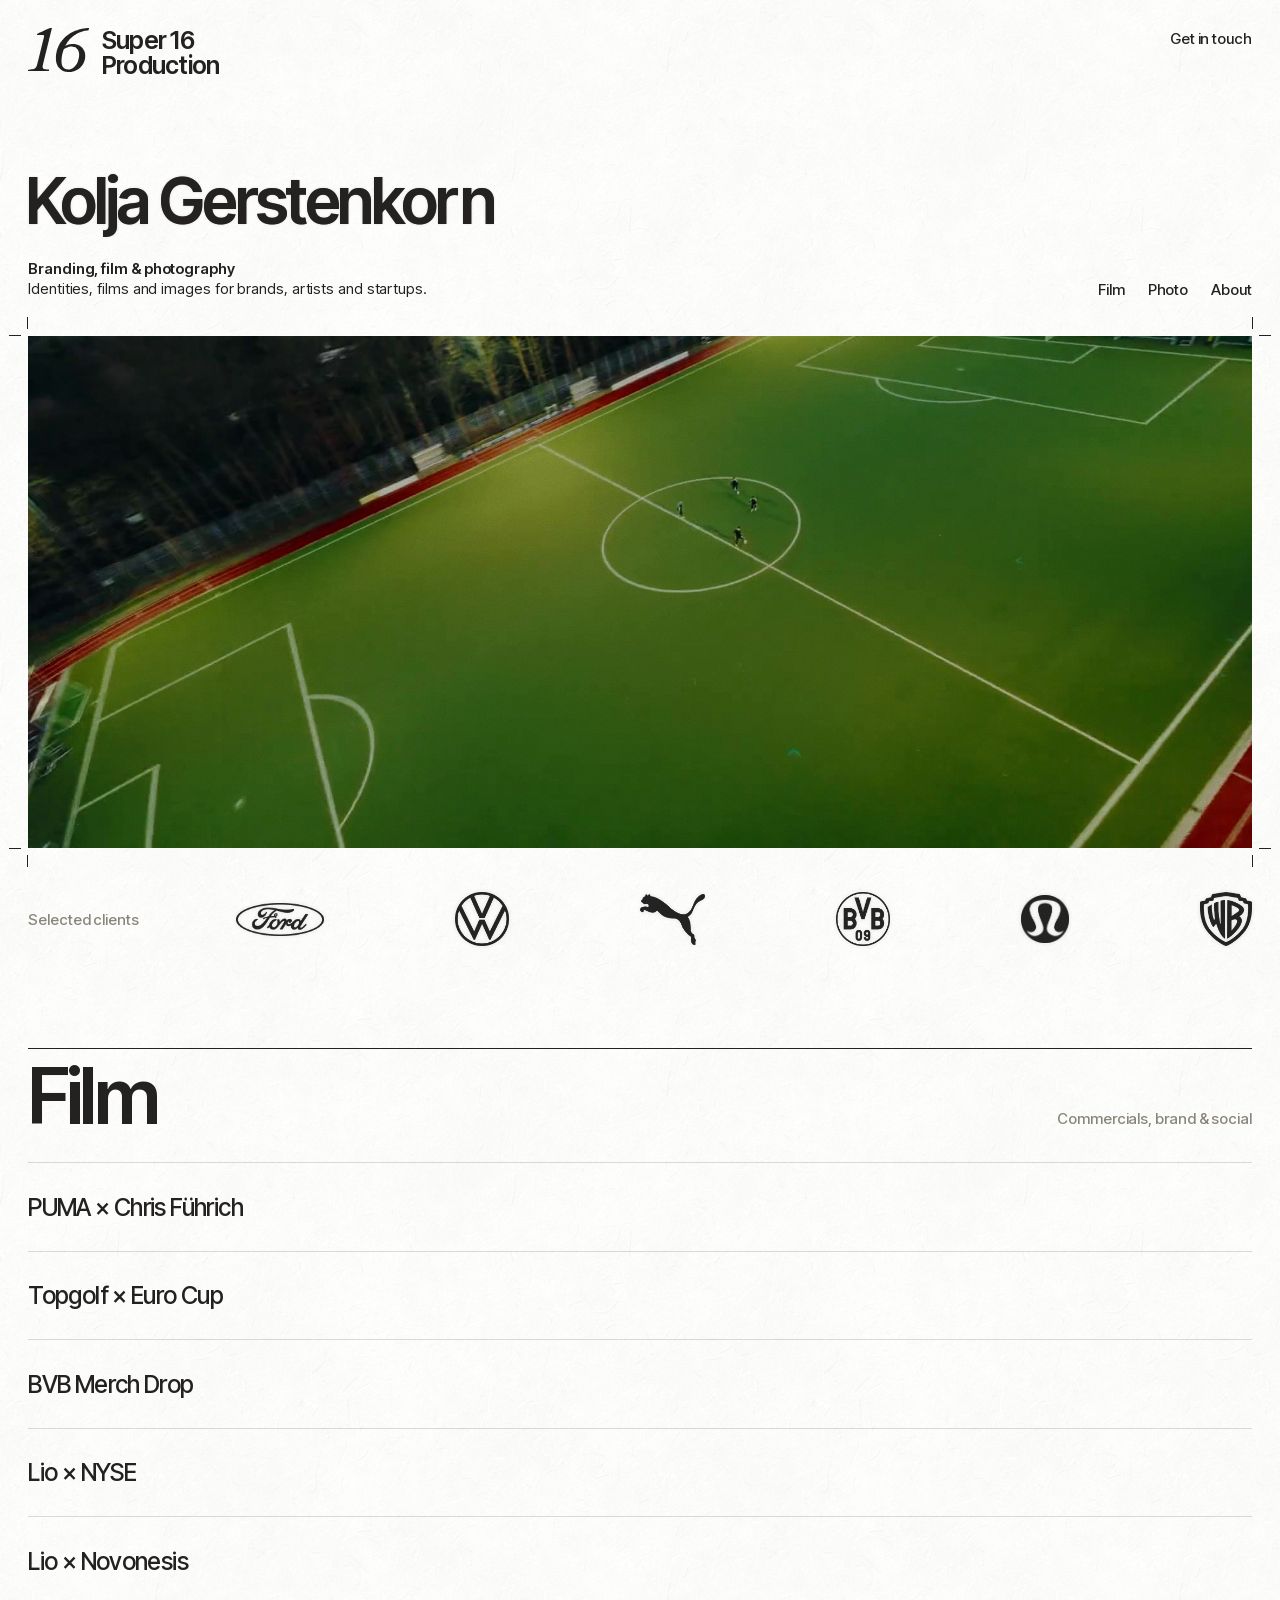
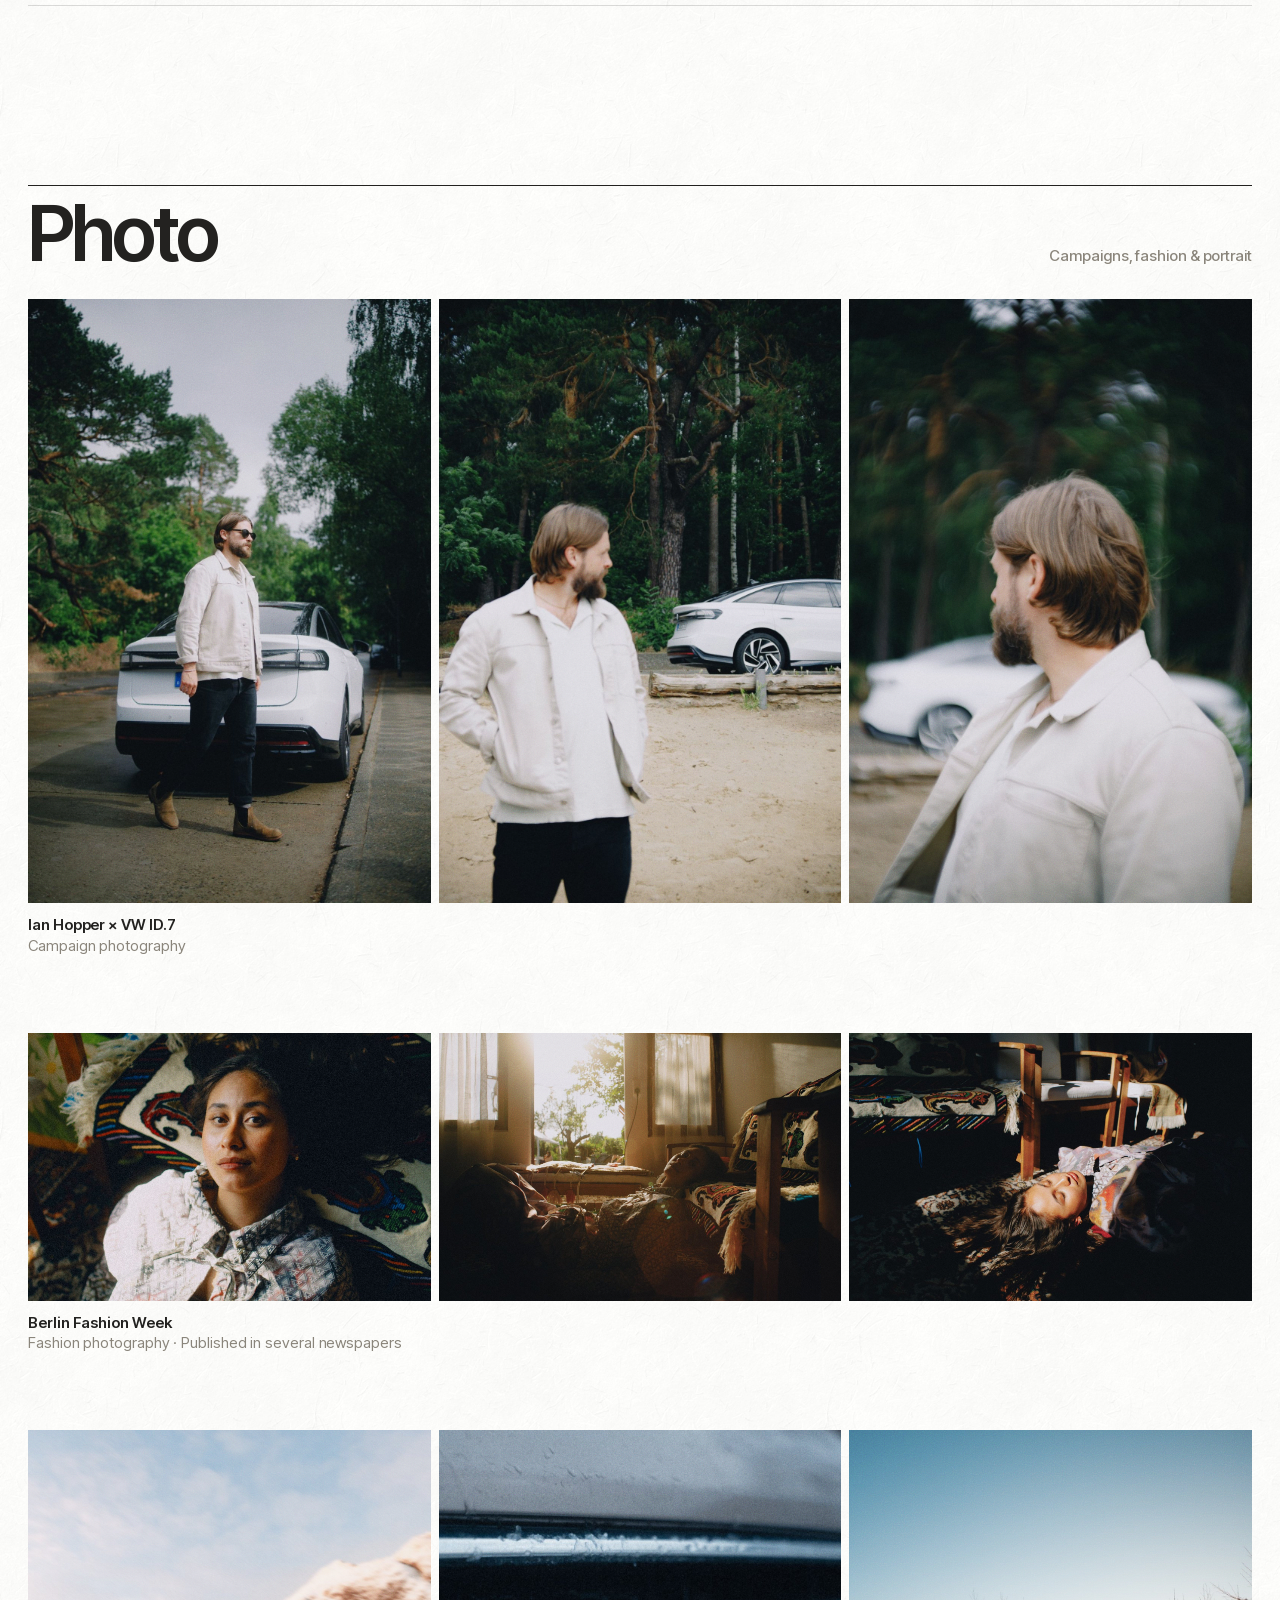
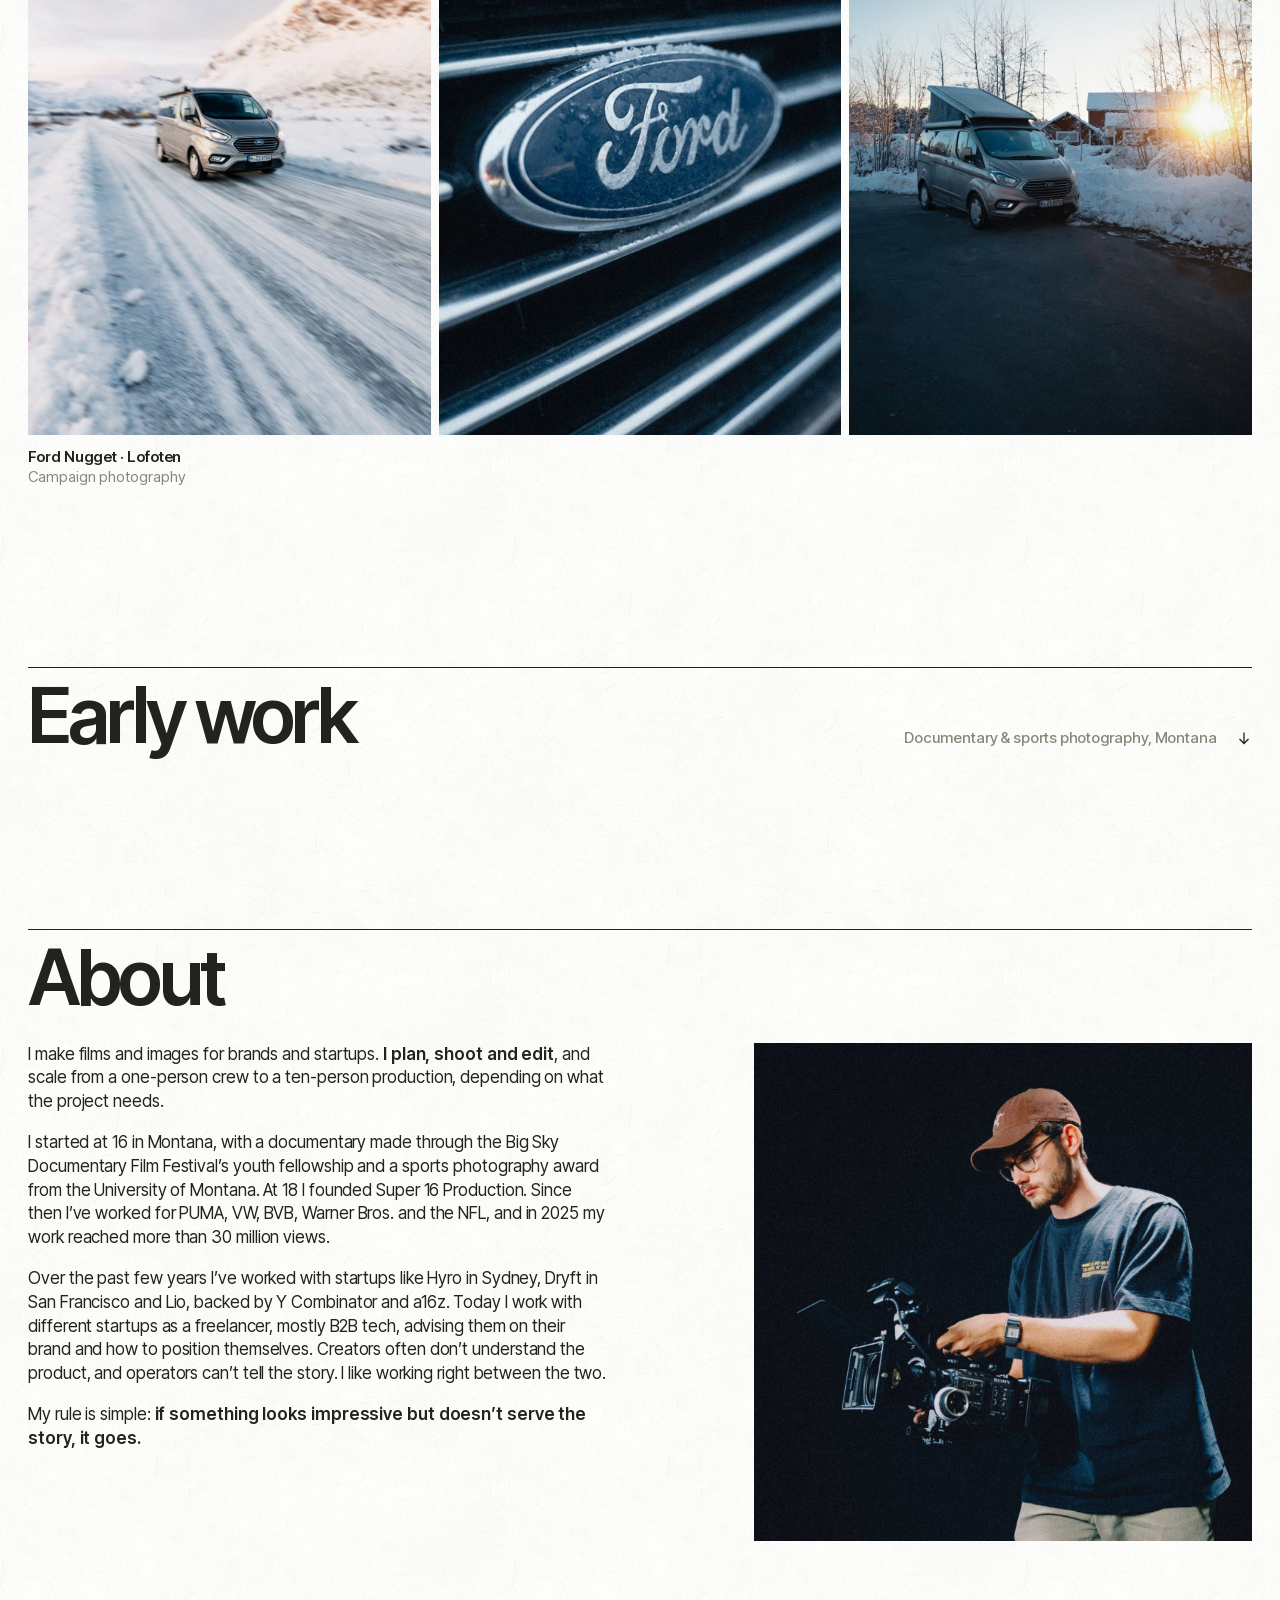
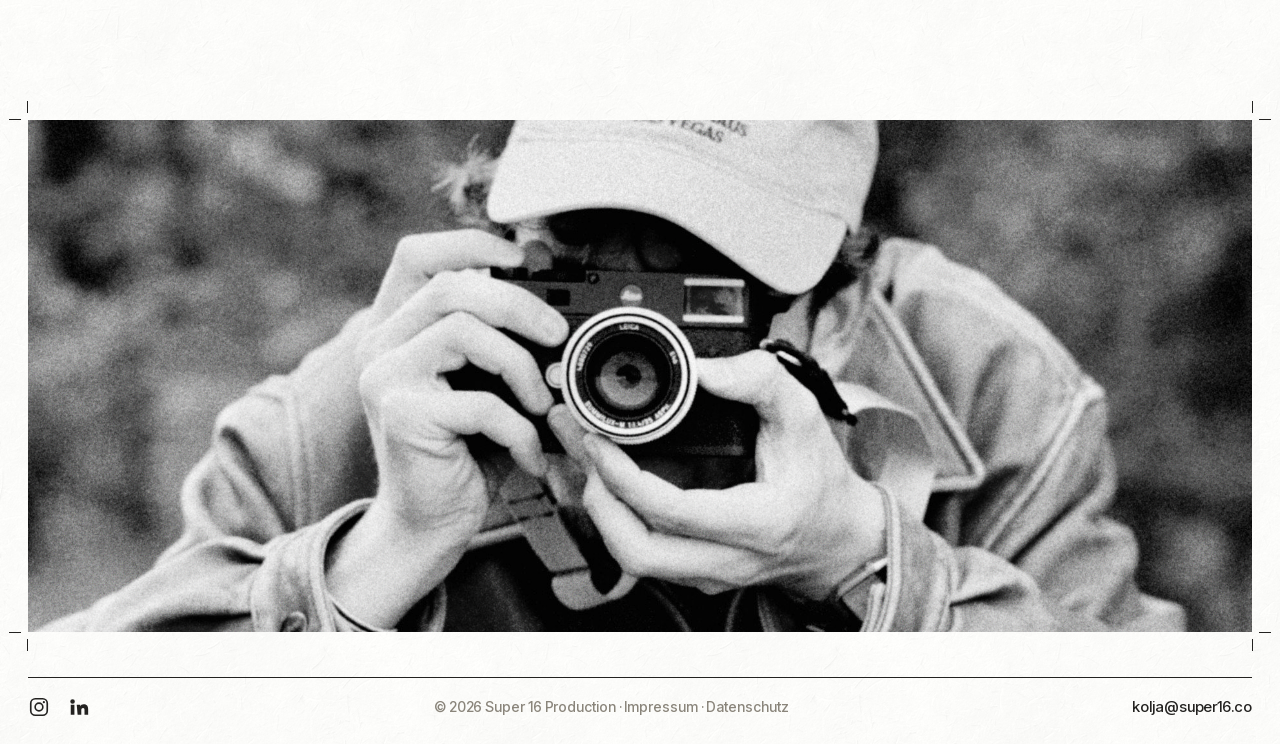
<file: index.html>
<!doctype html>
<html lang="en">
<head>
  <meta charset="utf-8">
  <meta name="viewport" content="width=device-width, initial-scale=1">
  <title>Kolja Gerstenkorn · Super 16 Production</title>
  <meta name="description" content="Kolja Gerstenkorn works across branding, film and photography, creating identities, films and images for brands, artists and startups.">
  <meta property="og:title" content="Kolja Gerstenkorn · Super 16 Production">
  <meta property="og:description" content="Branding, film and photography for brands, artists and startups.">
  <meta property="og:type" content="website">
  <!-- Link previews (WhatsApp, iMessage, LinkedIn, Slack): need absolute URLs on the live domain -->
  <meta property="og:site_name" content="Super 16 Production">
  <meta property="og:url" content="https://super16.co/">
  <meta property="og:image" content="https://super16.co/assets/img/og-image.jpg">
  <meta property="og:image:width" content="1200">
  <meta property="og:image:height" content="630">
  <meta property="og:image:alt" content="Kolja Gerstenkorn operating a cinema camera">
  <meta name="twitter:card" content="summary_large_image">
  <!-- Icons: the italic 16 (browser tab, Safari, iPhone home screen) -->
  <link rel="icon" href="favicon.ico" sizes="any">
  <link rel="icon" type="image/svg+xml" href="assets/img/brand/favicon.svg">
  <link rel="icon" type="image/png" sizes="32x32" href="assets/img/brand/favicon-32.png">
  <link rel="apple-touch-icon" href="assets/img/brand/apple-touch-icon.png">
  <link rel="preload" href="assets/fonts/inter-tight-latin.woff2" as="font" type="font/woff2" crossorigin>
  <link rel="stylesheet" href="assets/css/style.css?v=38">
</head>
<body>


  <!-- ============ HEADER ============ -->
  <header class="site-header" id="top">
    <a class="logo" href="#top" aria-label="Super 16 Production, home">
      <img src="assets/img/brand/logo-16.svg" alt="" width="756" height="541">
      <span class="logo-type"><span>Super 16</span><span>Production</span></span>
    </a>
    <a class="header-cta" href="mailto:kolja@super16.co">Get in touch</a>
  </header>

  <main>

    <!-- ============ HERO ============ -->
    <section class="hero">
      <h1 class="name"><span class="fit">Kolja Gerstenko<span class="k">r</span>n</span></h1>

      <div class="hero-bar">
        <p class="role"><strong>Branding, film &amp; photography</strong><br>Identities, films and images for brands, artists and startups.</p>
        <nav class="nav" aria-label="Main">
          <a href="#film">Film</a>
          <a href="#photo">Photo</a>
          <a href="#about">About</a>
        </nav>
      </div>

      <!-- Hero: a silent highlight reel (2.39:1) cutting between four films.
           data-segments maps the reel's timeline to the film that is on screen;
           clicking the hero opens that film. Novonesis is left out on purpose. -->
      <div class="hero-frame">
        <span class="crop tl" aria-hidden="true"></span><span class="crop tr" aria-hidden="true"></span>
        <span class="crop bl" aria-hidden="true"></span><span class="crop br" aria-hidden="true"></span>
        <button class="media frame hero-media"
                data-video="file:assets/video/films/puma-chris-fuehrich.mp4" data-title="PUMA × Chris Führich"
                data-segments='[
                  {"until": 5,  "video": "file:assets/video/films/puma-chris-fuehrich.mp4", "title": "PUMA × Chris Führich"},
                  {"until": 10, "video": "file:assets/video/films/topgolf-uefa.mp4",        "title": "Topgolf × Euro Cup"},
                  {"until": 14.76, "video": "file:assets/video/films/bvb-merch-drop.mp4",      "title": "BVB Merch Drop"},
                  {"until": 99, "video": "file:assets/video/films/lio-nyse.mp4",            "title": "Lio × NYSE"}
                ]'
                aria-label="Play: PUMA × Chris Führich">
          <video class="hero-loop" src="assets/video/hero/reel-loop.mp4" poster="assets/video/hero/reel-loop.jpg" autoplay muted loop playsinline aria-hidden="true"></video>
          <span class="play">PUMA × Chris Führich</span>
        </button>
      </div>

      <!-- ============ CLIENT LOGOS ============
           Put logo files in assets/img/logos/ (SVG is best, transparent PNG also works)
           and replace each placeholder with:
           <li><img src="assets/img/logos/brand.svg" alt="Brand name"></li>
           Logos with a transparent background are turned into one dark tone automatically.
           A logo that only exists on a white box (e.g. a JPG): add class="boxed" to the <img>.
           --s = optical size (1 = full height). Wide or very heavy logos look bigger, so they get less.
      -->
      <div class="clients">
        <p class="clients-label">Selected clients</p>
        <ul class="logos">
          <li><img src="assets/img/logos/ford.png" alt="Ford" style="--s: 0.62" loading="lazy"></li>
          <li><img src="assets/img/logos/volkswagen.png" alt="Volkswagen" style="--s: 1" loading="lazy"></li>
          <li><img src="assets/img/logos/puma.png" alt="Puma" style="--s: 0.95" loading="lazy"></li>
          <li><img src="assets/img/logos/bvb.png" alt="Borussia Dortmund" style="--s: 1" loading="lazy"></li>
          <li><img src="assets/img/logos/lululemon.png" alt="lululemon" style="--s: 0.9" loading="lazy"></li>
          <li><img src="assets/img/logos/warner-bros.png" alt="Warner Bros." style="--s: 1" loading="lazy"></li>
        </ul>
      </div>
    </section>

    <!-- ============ FILM ============
         One row per film. To add a film, copy an <li> block.
         data-video   = "vimeo:VIDEO_ID" or "youtube:VIDEO_ID"
         data-preview = optional silent loop shown in the thumbnail on hover
                        (e.g. "assets/video/previews/name.mp4", 3–4 s, ~640px wide)
         Thumbnail: replace the placeholder <span> with <img src="assets/img/stills/name.jpg" alt="">
         Your role can go in the lightbox caption via data-title, e.g. "Title · Director, DP".
    -->
    <section id="film" class="section">
      <header class="section-head grid">
        <h2>Film</h2>
        <p class="count">Commercials, brand &amp; social</p>
      </header>

      <ul class="works">
        <li>
          <button class="work" data-video="file:assets/video/films/puma-chris-fuehrich.mp4" data-preview="assets/video/previews/puma.mp4" data-title="PUMA × Chris Führich" aria-label="Play: PUMA × Chris Führich">
            <span class="work-title">PUMA × Chris Führich</span>
            <span class="work-thumb media"><img src="assets/img/stills/puma.jpg" alt="" loading="lazy"></span>
            <span class="work-year"></span>
          </button>
        </li>
        <li>
          <button class="work" data-video="file:assets/video/films/topgolf-uefa.mp4" data-preview="assets/video/previews/topgolf.mp4" data-title="Topgolf × Euro Cup" aria-label="Play: Topgolf × Euro Cup">
            <span class="work-title">Topgolf × Euro Cup</span>
            <span class="work-thumb media"><img src="assets/img/stills/topgolf.jpg" alt="" loading="lazy"></span>
            <span class="work-year"></span>
          </button>
        </li>
        <li>
          <button class="work" data-video="file:assets/video/films/bvb-merch-drop.mp4" data-preview="assets/video/previews/bvb.mp4" data-title="BVB Merch Drop" aria-label="Play: BVB Merch Drop">
            <span class="work-title">BVB Merch Drop</span>
            <span class="work-thumb media"><img src="assets/img/stills/bvb.jpg" alt="" loading="lazy"></span>
            <span class="work-year"></span>
          </button>
        </li>
        <li>
          <button class="work" data-video="file:assets/video/films/lio-nyse.mp4" data-preview="assets/video/previews/lio-nyse.mp4" data-title="Lio × NYSE" aria-label="Play: Lio × NYSE">
            <span class="work-title">Lio × NYSE</span>
            <span class="work-thumb media"><img src="assets/img/stills/lio-nyse.jpg" alt="" loading="lazy"></span>
            <span class="work-year"></span>
          </button>
        </li>
        <li>
          <button class="work" data-video="file:assets/video/films/lio-novonesis.mp4" data-preview="assets/video/previews/lio-novonesis.mp4" data-title="Lio × Novonesis" aria-label="Play: Lio × Novonesis">
            <span class="work-title">Lio × Novonesis</span>
            <span class="work-thumb media"><img src="assets/img/stills/lio-novonesis.jpg" alt="" loading="lazy"></span>
            <span class="work-year"></span>
          </button>
        </li>
      </ul>
    </section>

    <!-- ============ PHOTO ============
         To add a photo: copy the "Real example" block below.
         Photos keep their own proportions. ("photo--tall" is only for the grey placeholders.)
    -->
    <section id="photo" class="section">
      <header class="section-head grid">
        <h2>Photo</h2>
        <p class="count">Campaigns, fashion &amp; portrait</p>
      </header>

      <!-- One block per series: a row of photos + a caption underneath.
           To add a photo: copy one <a class="media photo"> line (href and src = the same file).
           To add a series: copy the whole <div class="photo-series"> block. -->
      <div class="photo-series">
        <div class="photos">
          <a class="media photo" href="assets/img/photos/vw-id7-ian-hopper-01.jpg" data-caption="Ian Hopper × VW ID.7"><img src="assets/img/photos/vw-id7-ian-hopper-01.jpg" width="1066" height="1600" alt="Ian Hopper walking past a white VW ID.7 on a wet forest road" loading="lazy"></a>
          <a class="media photo" href="assets/img/photos/vw-id7-ian-hopper-03.jpg" data-caption="Ian Hopper × VW ID.7"><img src="assets/img/photos/vw-id7-ian-hopper-03.jpg" width="1066" height="1600" alt="Ian Hopper looking toward the parked ID.7 among pine trees" loading="lazy"></a>
          <a class="media photo" href="assets/img/photos/vw-id7-ian-hopper-02.jpg" data-caption="Ian Hopper × VW ID.7"><img src="assets/img/photos/vw-id7-ian-hopper-02.jpg" width="1066" height="1600" alt="Ian Hopper seen from behind, the ID.7 blurred in the background" loading="lazy"></a>
        </div>
        <p class="series-caption"><strong>Ian Hopper × VW ID.7</strong><span>Campaign photography</span></p>
      </div>

      <div class="photo-series">
        <div class="photos">
          <a class="media photo" href="assets/img/photos/berlin-fashion-week-02.jpg" data-caption="Berlin Fashion Week"><img src="assets/img/photos/berlin-fashion-week-02.jpg" width="1600" height="1066" alt="Portrait from above of a woman lying on a patterned rug" loading="lazy"></a>
          <a class="media photo" href="assets/img/photos/berlin-fashion-week-01.jpg" data-caption="Berlin Fashion Week"><img src="assets/img/photos/berlin-fashion-week-01.jpg" width="1600" height="1066" alt="A woman resting in a sunlit room with embroidered textiles" loading="lazy"></a>
          <a class="media photo" href="assets/img/photos/berlin-fashion-week-03.jpg" data-caption="Berlin Fashion Week"><img src="assets/img/photos/berlin-fashion-week-03.jpg" width="1600" height="1066" alt="A woman lying on the floor with her eyes closed in a beam of light" loading="lazy"></a>
        </div>
        <p class="series-caption"><strong>Berlin Fashion Week</strong><span>Fashion photography · Published in several newspapers</span></p>
      </div>

      <div class="photo-series">
        <div class="photos">
          <a class="media photo" href="assets/img/photos/ford-nugget-lofoten-02.jpg" data-caption="Ford Nugget · Lofoten"><img src="assets/img/photos/ford-nugget-lofoten-02.jpg" width="1066" height="1600" alt="The Ford Nugget driving on an icy mountain road, motion blur" loading="lazy"></a>
          <a class="media photo" href="assets/img/photos/ford-nugget-lofoten-03.jpg" data-caption="Ford Nugget · Lofoten"><img src="assets/img/photos/ford-nugget-lofoten-03.jpg" width="1066" height="1600" alt="Close-up of a frosted Ford badge on the grille" loading="lazy"></a>
          <a class="media photo" href="assets/img/photos/ford-nugget-lofoten-01.jpg" data-caption="Ford Nugget · Lofoten"><img src="assets/img/photos/ford-nugget-lofoten-01.jpg" width="1066" height="1600" alt="A Ford Nugget camper on a snowy road at sunrise, red cabins behind" loading="lazy"></a>
        </div>
        <p class="series-caption"><strong>Ford Nugget · Lofoten</strong><span>Campaign photography</span></p>
      </div>
    </section>

    <!-- ============ EARLY WORK ============
         Award-winning work from the start of the career. Kept quiet on purpose (not in the nav).
         The poster plays the documentary from YouTube (youtube-nocookie embed, loaded only on click).
    -->
    <section id="early" class="section">
      <details class="early-details">
        <summary class="section-head grid">
          <h2>Early work</h2>
          <span class="count">Documentary &amp; sports photography, Montana <svg class="toggle" viewBox="0 0 16 16" aria-hidden="true"><path d="M8 2.5v11M3.5 9 8 13.5 12.5 9"/></svg></span>
        </summary>

      <div class="early">
        <figure class="early-doc">
          <button class="media photo frame early-poster" data-video="youtube:adHOw_8ANuM" data-title="Two Man Band · Documentary, 2021" aria-label="Play: Two Man Band">
            <img src="assets/img/early/two-man-band-poster.jpg" alt="Poster for the documentary Two Man Band: two musicians with guitars on a snowy road" loading="lazy">
            <span class="play">Watch film</span>
          </button>
          <figcaption><strong>Two Man Band</strong><span>Documentary · Big Sky Documentary Film Festival Youth Fellowship, 2021. Screened at festivals in New York and Maui. Plays via YouTube.</span></figcaption>
        </figure>

        <figure class="early-photos">
          <div class="early-strip">
            <a class="media photo" href="assets/img/early/basketball-01.jpg"><img src="assets/img/early/basketball-01.jpg" alt="A player hangs on the rim after a dunk while the crowd cheers" loading="lazy"></a>
            <a class="media photo" href="assets/img/early/basketball-02.jpg"><img src="assets/img/early/basketball-02.jpg" alt="A player rises for a layup under the basket, shot from below" loading="lazy"></a>
            <a class="media photo" href="assets/img/early/basketball-03.jpg"><img src="assets/img/early/basketball-03.jpg" alt="A player goes up for a dunk against a defender" loading="lazy"></a>
          </div>
          <figcaption><strong>Basketball, Montana</strong><span>Sports photography · Named best sports photographer in the state by the University of Montana.</span></figcaption>
        </figure>
      </div>
      </details>
    </section>

    <!-- ============ ABOUT ============ -->
    <section id="about" class="section">
      <header class="section-head grid">
        <h2>About</h2>
      </header>

      <div class="about grid">
        <div class="about-text">
          <p>I make films and images for brands and startups. <strong>I plan, shoot and edit</strong>, and scale from a one-person crew to a ten-person production, depending on what the project needs.</p>
          <p>I started at 16 in Montana, with a documentary made through the Big Sky Documentary Film Festival’s youth fellowship and a sports photography award from the University of Montana. At 18 I founded Super 16 Production. Since then I’ve worked for PUMA, VW, BVB, Warner Bros. and the NFL, and in 2025 my work reached more than 30 million views.</p>
          <p>Over the past few years I’ve worked with startups like Hyro in Sydney, Dryft in San Francisco and Lio, backed by Y Combinator and a16z. Today I work with different startups as a freelancer, mostly B2B tech, advising them on their brand and how to position themselves. Creators often don’t understand the product, and operators can’t tell the story. I like working right between the two.</p>
          <p>My rule is simple: <strong>if something looks impressive but doesn’t serve the story, it goes.</strong></p>
        </div>

        <figure class="about-portrait media">
          <img src="assets/img/about/portrait.jpg" alt="Kolja Gerstenkorn operating a Sony cinema camera" loading="lazy">
        </figure>

      </div>
    </section>

    <!-- ============ OUTRO ============
         Closing frame: mirrors the 2.39:1 hero at the top. A plain still, no link or hover. -->
    <section class="outro">
      <div class="hero-frame">
        <span class="crop tl" aria-hidden="true"></span><span class="crop tr" aria-hidden="true"></span>
        <span class="crop bl" aria-hidden="true"></span><span class="crop br" aria-hidden="true"></span>
        <figure class="media outro-frame">
          <img src="assets/img/about/leica-bw.jpg" alt="Kolja photographing with a Leica rangefinder, camera pointed at the viewer" loading="lazy">
        </figure>
      </div>
    </section>

  </main>

  <footer class="site-footer">
    <ul class="social">
      <li><a href="https://www.instagram.com/kolja_gerstenkorn/" target="_blank" rel="noopener" aria-label="Instagram"><svg viewBox="0 0 24 24" aria-hidden="true"><rect x="3" y="3" width="18" height="18" rx="5" fill="none" stroke="currentColor" stroke-width="1.8"/><circle cx="12" cy="12" r="4.2" fill="none" stroke="currentColor" stroke-width="1.8"/><circle cx="17.3" cy="6.7" r="1.2" fill="currentColor"/></svg></a></li>
      <li><a href="https://www.linkedin.com/in/kolja-gerstenkorn" target="_blank" rel="noopener" aria-label="LinkedIn"><svg viewBox="0 0 24 24" aria-hidden="true"><path fill="currentColor" d="M4.98 3.5a2.5 2.5 0 1 1 0 5 2.5 2.5 0 0 1 0-5zM3 9.5h4v11H3zM9.5 9.5h3.8v1.6h.1c.5-1 1.8-2 3.8-2 4 0 4.8 2.6 4.8 6v5.4h-4v-4.8c0-1.2 0-2.6-1.6-2.6s-1.9 1.3-1.9 2.5v4.9h-4z"/></svg></a></li>
    </ul>
    <span class="footer-copy">© <span id="year">2026</span> Super 16 Production · <a href="impressum.html">Impressum</a> · <a href="datenschutz.html">Datenschutz</a></span>
    <a class="footer-mail" href="mailto:kolja@super16.co">kolja@super16.co</a>
  </footer>

  <!-- Lightbox (video + photo) -->
  <dialog class="lightbox" aria-label="Media viewer">
    <button class="lightbox-close" aria-label="Close">Close</button>
    <div class="lightbox-body"></div>
    <p class="lightbox-caption"></p>
  </dialog>

  <script src="assets/js/main.js?v=32" defer></script>
</body>
</html>
</file>
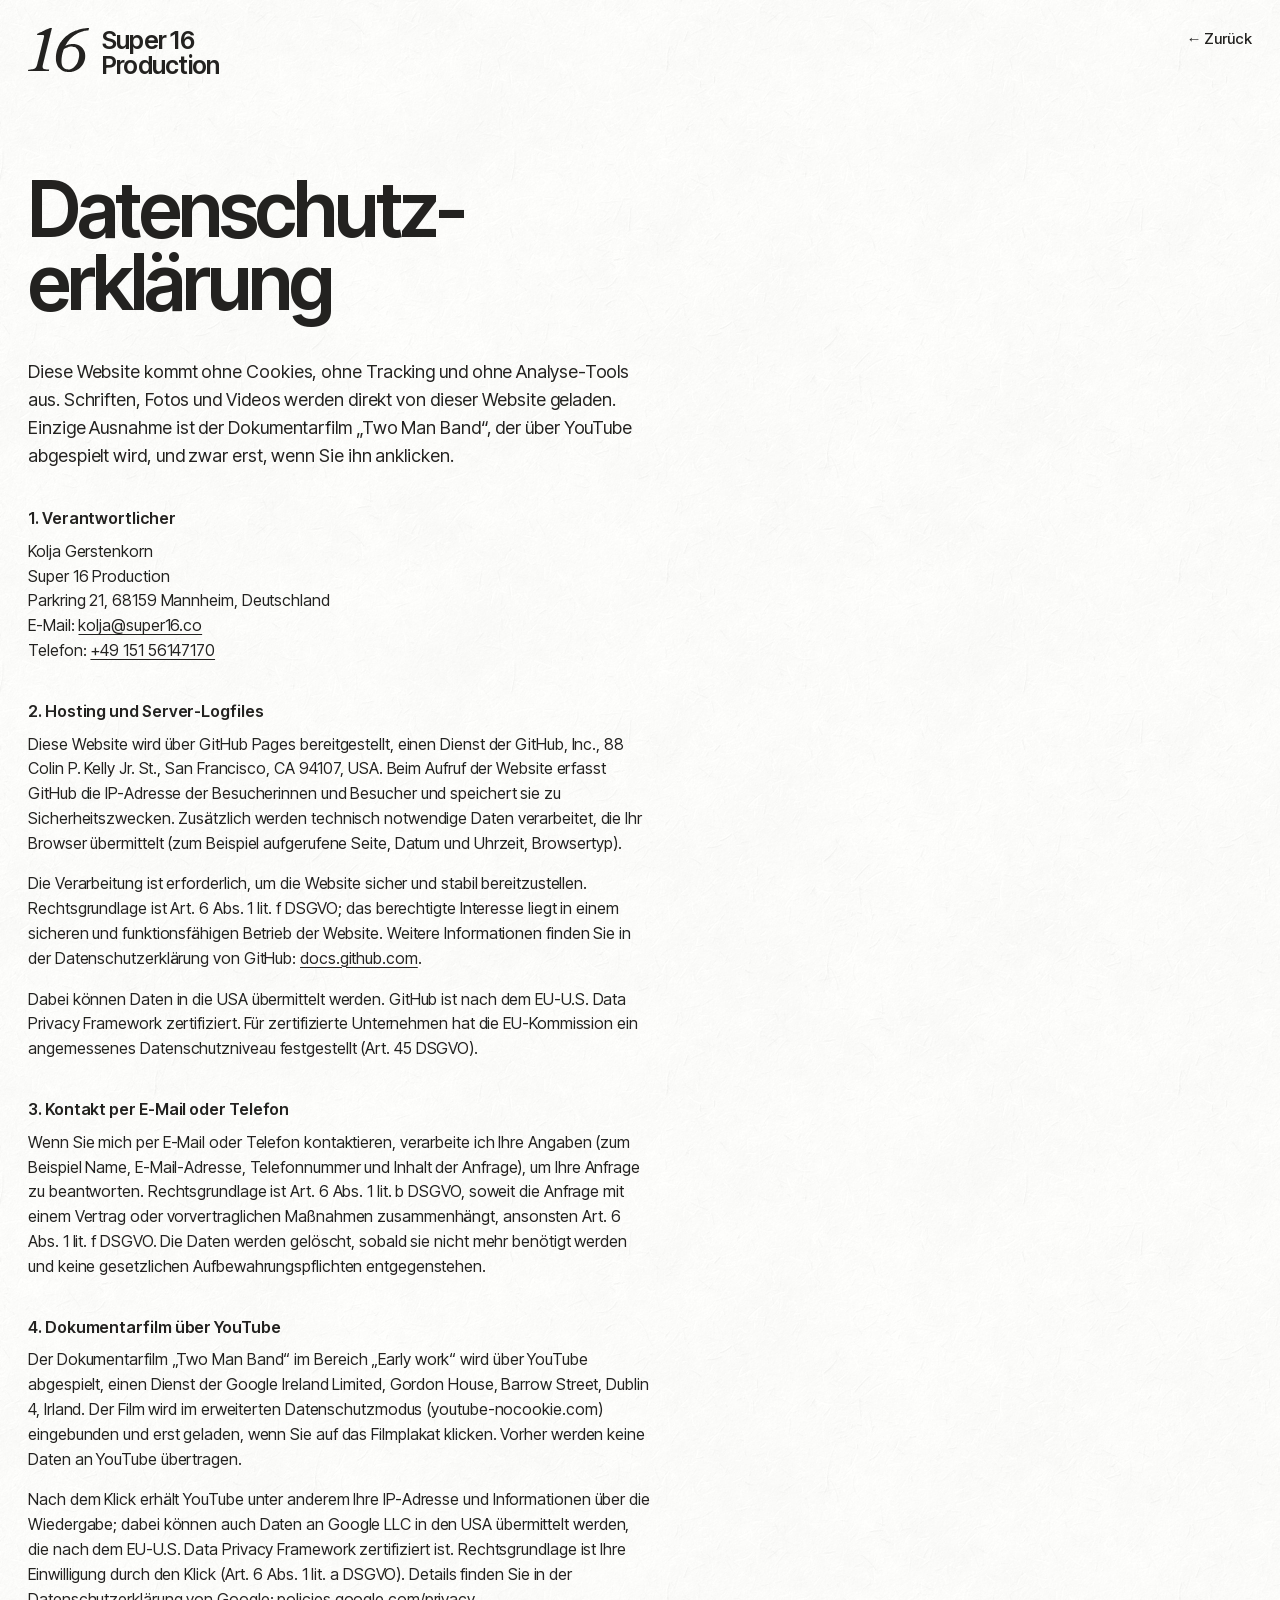
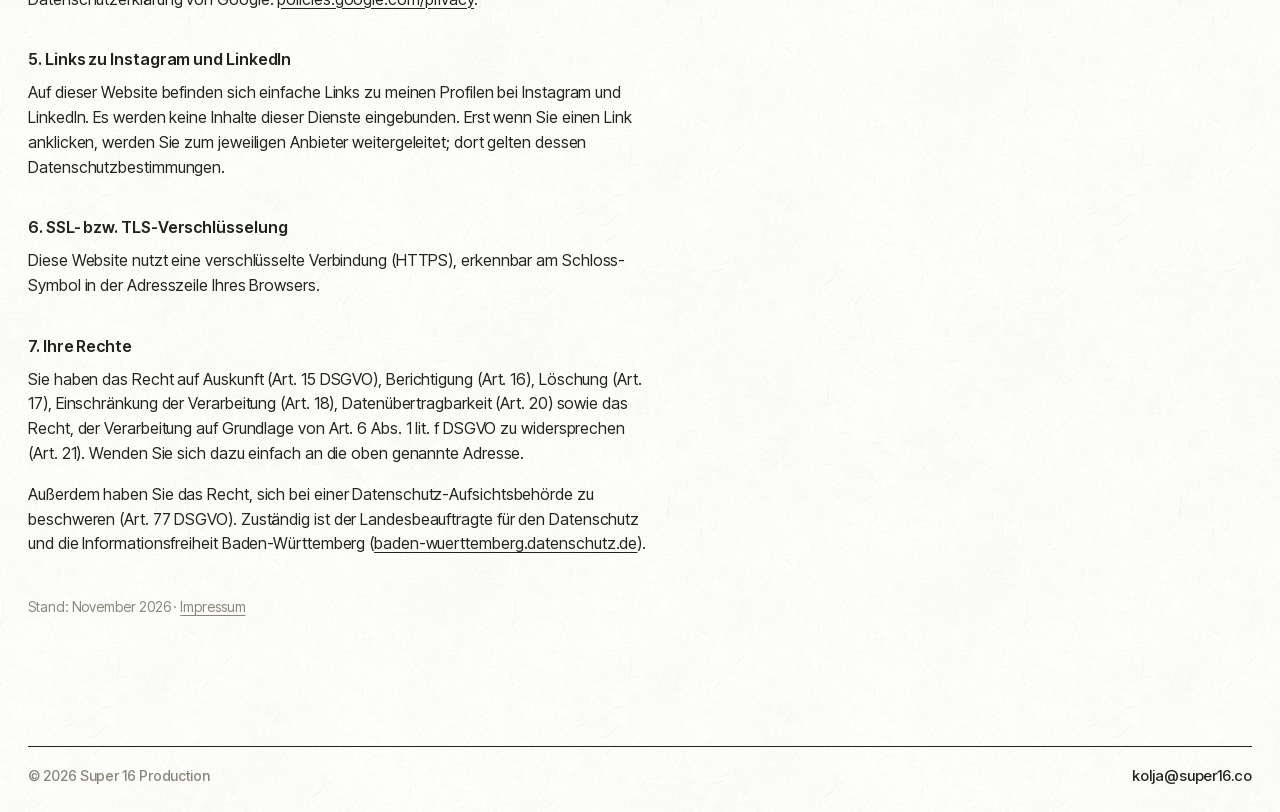
<file: datenschutz.html>
<!doctype html>
<html lang="de">
<head>
  <meta charset="utf-8">
  <meta name="viewport" content="width=device-width, initial-scale=1">
  <title>Datenschutz · Super 16 Production</title>
  <meta name="robots" content="noindex">
  <link rel="icon" href="favicon.ico" sizes="any">
  <link rel="icon" type="image/svg+xml" href="assets/img/brand/favicon.svg">
  <link rel="apple-touch-icon" href="assets/img/brand/apple-touch-icon.png">
  <link rel="preload" href="assets/fonts/inter-tight-latin.woff2" as="font" type="font/woff2" crossorigin>
  <link rel="stylesheet" href="assets/css/style.css?v=38">
</head>
<body>

  <header class="site-header">
    <a class="logo" href="index.html" aria-label="Super 16 Production, home">
      <img src="assets/img/brand/logo-16.svg" alt="" width="756" height="541">
      <span class="logo-type"><span>Super 16</span><span>Production</span></span>
    </a>
    <a class="header-cta" href="index.html">← Zurück</a>
  </header>

  <main class="legal">
    <h1>Datenschutz&shy;erklärung</h1>
    <p class="legal-lead">Diese Website kommt ohne Cookies, ohne Tracking und ohne Analyse-Tools aus. Schriften, Fotos und Videos werden direkt von dieser Website geladen. Einzige Ausnahme ist der Dokumentarfilm „Two Man Band“, der über YouTube abgespielt wird, und zwar erst, wenn Sie ihn anklicken.</p>

    <h2>1. Verantwortlicher</h2>
    <p>Kolja Gerstenkorn<br>
       Super 16 Production<br>
       Parkring 21, 68159 Mannheim, Deutschland<br>
       E-Mail: <a href="mailto:kolja@super16.co">kolja@super16.co</a><br>
       Telefon: <a href="tel:+4915156147170">+49 151 56147170</a></p>

    <h2>2. Hosting und Server-Logfiles</h2>
    <p>Diese Website wird über GitHub Pages bereitgestellt, einen Dienst der GitHub, Inc., 88 Colin P. Kelly Jr. St., San Francisco, CA 94107, USA. Beim Aufruf der Website erfasst GitHub die IP-Adresse der Besucherinnen und Besucher und speichert sie zu Sicherheitszwecken. Zusätzlich werden technisch notwendige Daten verarbeitet, die Ihr Browser übermittelt (zum Beispiel aufgerufene Seite, Datum und Uhrzeit, Browsertyp).</p>
    <p>Die Verarbeitung ist erforderlich, um die Website sicher und stabil bereitzustellen. Rechtsgrundlage ist Art. 6 Abs. 1 lit. f DSGVO; das berechtigte Interesse liegt in einem sicheren und funktionsfähigen Betrieb der Website. Weitere Informationen finden Sie in der Datenschutzerklärung von GitHub: <a href="https://docs.github.com/de/site-policy/privacy-policies/github-general-privacy-statement" target="_blank" rel="noopener">docs.github.com</a>.</p>
    <p>Dabei können Daten in die USA übermittelt werden. GitHub ist nach dem EU-U.S. Data Privacy Framework zertifiziert. Für zertifizierte Unternehmen hat die EU-Kommission ein angemessenes Datenschutzniveau festgestellt (Art. 45 DSGVO).</p>

    <h2>3. Kontakt per E-Mail oder Telefon</h2>
    <p>Wenn Sie mich per E-Mail oder Telefon kontaktieren, verarbeite ich Ihre Angaben (zum Beispiel Name, E-Mail-Adresse, Telefonnummer und Inhalt der Anfrage), um Ihre Anfrage zu beantworten. Rechtsgrundlage ist Art. 6 Abs. 1 lit. b DSGVO, soweit die Anfrage mit einem Vertrag oder vorvertraglichen Maßnahmen zusammenhängt, ansonsten Art. 6 Abs. 1 lit. f DSGVO. Die Daten werden gelöscht, sobald sie nicht mehr benötigt werden und keine gesetzlichen Aufbewahrungspflichten entgegenstehen.</p>

    <h2>4. Dokumentarfilm über YouTube</h2>
    <p>Der Dokumentarfilm „Two Man Band“ im Bereich „Early work“ wird über YouTube abgespielt, einen Dienst der Google Ireland Limited, Gordon House, Barrow Street, Dublin 4, Irland. Der Film wird im erweiterten Datenschutzmodus (youtube-nocookie.com) eingebunden und erst geladen, wenn Sie auf das Filmplakat klicken. Vorher werden keine Daten an YouTube übertragen.</p>
    <p>Nach dem Klick erhält YouTube unter anderem Ihre IP-Adresse und Informationen über die Wiedergabe; dabei können auch Daten an Google LLC in den USA übermittelt werden, die nach dem EU-U.S. Data Privacy Framework zertifiziert ist. Rechtsgrundlage ist Ihre Einwilligung durch den Klick (Art. 6 Abs. 1 lit. a DSGVO). Details finden Sie in der Datenschutzerklärung von Google: <a href="https://policies.google.com/privacy" target="_blank" rel="noopener">policies.google.com/privacy</a>.</p>

    <h2>5. Links zu Instagram und LinkedIn</h2>
    <p>Auf dieser Website befinden sich einfache Links zu meinen Profilen bei Instagram und LinkedIn. Es werden keine Inhalte dieser Dienste eingebunden. Erst wenn Sie einen Link anklicken, werden Sie zum jeweiligen Anbieter weitergeleitet; dort gelten dessen Datenschutzbestimmungen.</p>

    <h2>6. SSL- bzw. TLS-Verschlüsselung</h2>
    <p>Diese Website nutzt eine verschlüsselte Verbindung (HTTPS), erkennbar am Schloss-Symbol in der Adresszeile Ihres Browsers.</p>

    <h2>7. Ihre Rechte</h2>
    <p>Sie haben das Recht auf Auskunft (Art. 15 DSGVO), Berichtigung (Art. 16), Löschung (Art. 17), Einschränkung der Verarbeitung (Art. 18), Datenübertragbarkeit (Art. 20) sowie das Recht, der Verarbeitung auf Grundlage von Art. 6 Abs. 1 lit. f DSGVO zu widersprechen (Art. 21). Wenden Sie sich dazu einfach an die oben genannte Adresse.</p>
    <p>Außerdem haben Sie das Recht, sich bei einer Datenschutz-Aufsichtsbehörde zu beschweren (Art. 77 DSGVO). Zuständig ist der Landesbeauftragte für den Datenschutz und die Informationsfreiheit Baden-Württemberg (<a href="https://www.baden-wuerttemberg.datenschutz.de" target="_blank" rel="noopener">baden-wuerttemberg.datenschutz.de</a>).</p>

    <p class="legal-note">Stand: November 2026 · <a href="impressum.html">Impressum</a></p>
  </main>

  <footer class="site-footer site-footer--legal">
    <span class="footer-copy">© <span id="year">2026</span> Super 16 Production</span>
    <a class="footer-mail" href="mailto:kolja@super16.co">kolja@super16.co</a>
  </footer>

</body>
</html>
</file>
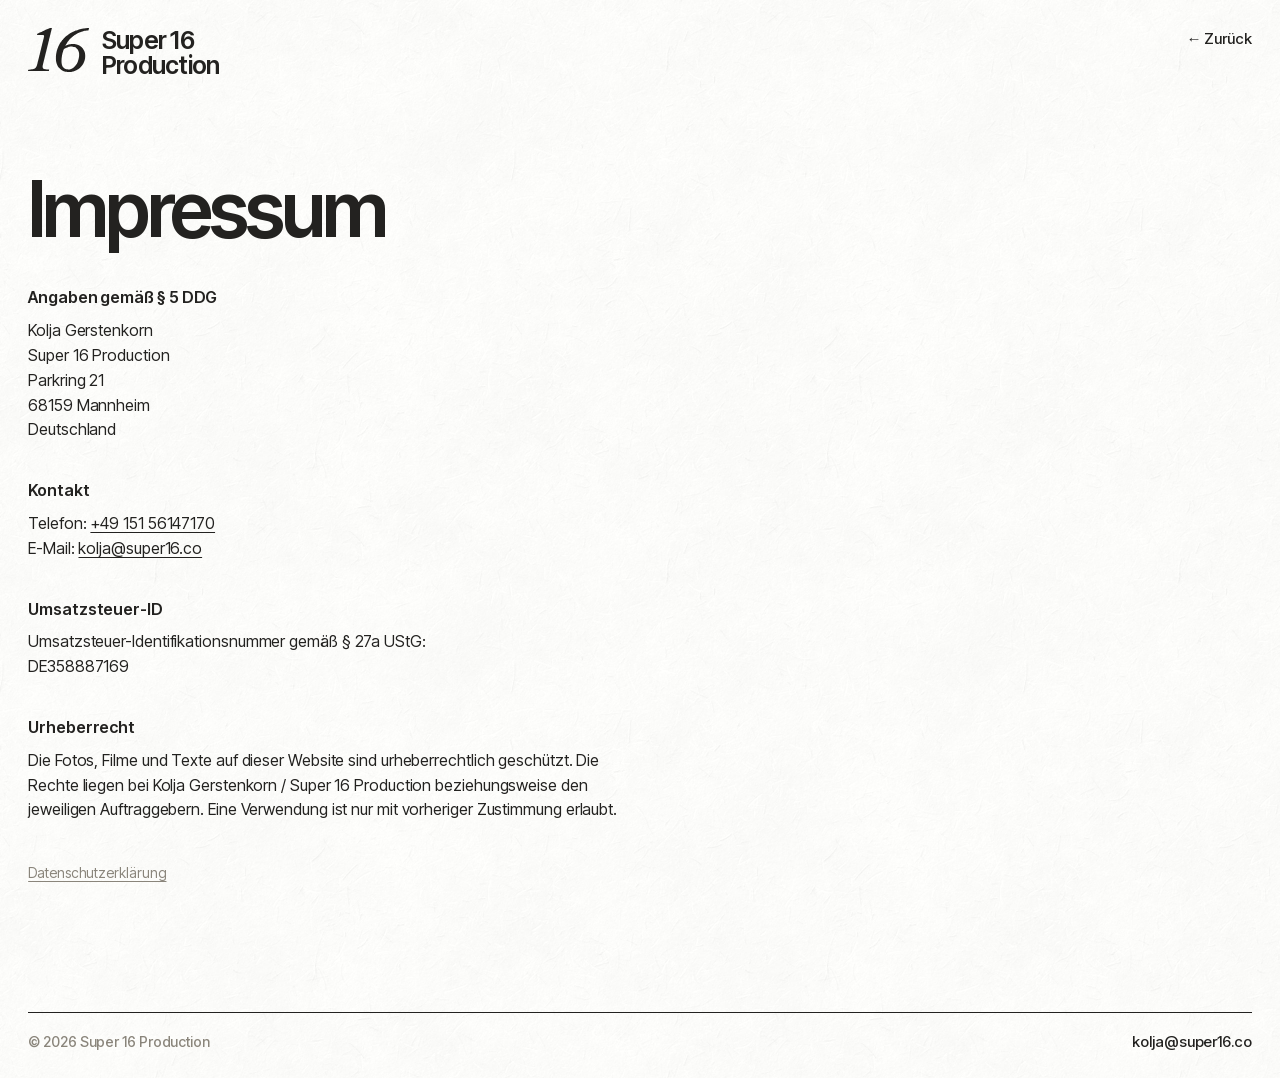
<file: impressum.html>
<!doctype html>
<html lang="de">
<head>
  <meta charset="utf-8">
  <meta name="viewport" content="width=device-width, initial-scale=1">
  <title>Impressum · Super 16 Production</title>
  <meta name="robots" content="noindex">
  <link rel="icon" href="favicon.ico" sizes="any">
  <link rel="icon" type="image/svg+xml" href="assets/img/brand/favicon.svg">
  <link rel="apple-touch-icon" href="assets/img/brand/apple-touch-icon.png">
  <link rel="preload" href="assets/fonts/inter-tight-latin.woff2" as="font" type="font/woff2" crossorigin>
  <link rel="stylesheet" href="assets/css/style.css?v=38">
</head>
<body>

  <header class="site-header">
    <a class="logo" href="index.html" aria-label="Super 16 Production, home">
      <img src="assets/img/brand/logo-16.svg" alt="" width="756" height="541">
      <span class="logo-type"><span>Super 16</span><span>Production</span></span>
    </a>
    <a class="header-cta" href="index.html">← Zurück</a>
  </header>

  <main class="legal">
    <h1>Impressum</h1>

    <h2>Angaben gemäß § 5 DDG</h2>
    <p>Kolja Gerstenkorn<br>
       Super 16 Production<br>
       Parkring 21<br>
       68159 Mannheim<br>
       Deutschland</p>

    <h2>Kontakt</h2>
    <p>Telefon: <a href="tel:+4915156147170">+49 151 56147170</a><br>
       E-Mail: <a href="mailto:kolja@super16.co">kolja@super16.co</a></p>

    <h2>Umsatzsteuer-ID</h2>
    <p>Umsatzsteuer-Identifikationsnummer gemäß § 27a UStG:<br>DE358887169</p>

    <h2>Urheberrecht</h2>
    <p>Die Fotos, Filme und Texte auf dieser Website sind urheberrechtlich geschützt. Die Rechte liegen bei Kolja Gerstenkorn / Super 16 Production beziehungsweise den jeweiligen Auftraggebern. Eine Verwendung ist nur mit vorheriger Zustimmung erlaubt.</p>

    <p class="legal-note"><a href="datenschutz.html">Datenschutzerklärung</a></p>
  </main>

  <footer class="site-footer site-footer--legal">
    <span class="footer-copy">© <span id="year">2026</span> Super 16 Production</span>
    <a class="footer-mail" href="mailto:kolja@super16.co">kolja@super16.co</a>
  </footer>

</body>
</html>
</file>
<file: assets/css/style.css>
/* ==========================================================
   Kolja Gerstenkorn · Super 16 Production
   Swiss grid, faint paper texture, film grain on the images.
   ========================================================== */

/* ---------- Fonts: Inter Tight, hosted locally (no requests to Google; GDPR) ----------
   Variable font, one file per character set covers weights 400–600.
   License: SIL Open Font License 1.1 (assets/fonts/OFL.txt) */
@font-face {
  font-family: "Inter Tight";
  font-style: normal;
  font-weight: 400 600;
  font-display: swap;
  src: url("../fonts/inter-tight-latin-ext.woff2") format("woff2");
  unicode-range: U+0100-02BA, U+02BD-02C5, U+02C7-02CC, U+02CE-02D7, U+02DD-02FF, U+0304, U+0308, U+0329, U+1D00-1DBF, U+1E00-1E9F, U+1EF2-1EFF, U+2020, U+20A0-20AB, U+20AD-20C4, U+2113, U+2C60-2C7F, U+A720-A7FF;
}
@font-face {
  font-family: "Inter Tight";
  font-style: normal;
  font-weight: 400 600;
  font-display: swap;
  src: url("../fonts/inter-tight-latin.woff2") format("woff2");
  unicode-range: U+0000-00FF, U+0131, U+0152-0153, U+02BB-02BC, U+02C6, U+02DA, U+02DC, U+0304, U+0308, U+0329, U+2000-206F, U+20AC, U+2122, U+2191, U+2193, U+2212, U+2215, U+FEFF, U+FFFD;
}

:root {
  --paper: #FCFCFA;
  --paper-2: #EFEEEA;
  --ink: #232220;
  --muted: #8A857B;
  --rule: rgba(35, 34, 32, 0.16);

  --sans: "Inter Tight", "Helvetica Neue", Helvetica, Arial, sans-serif;

  --pad: clamp(16px, 2.2vw, 32px);
  --gutter: clamp(12px, 1.6vw, 24px);
  --tight: clamp(6px, 0.6vw, 10px);        /* gap between images */
  --section-gap: clamp(112px, 14vw, 220px);
}

*, *::before, *::after { box-sizing: border-box; }

html { scroll-behavior: smooth; -webkit-text-size-adjust: 100%; }
@media (prefers-reduced-motion: reduce) { html { scroll-behavior: auto; } }

body {
  margin: 0;
  color: var(--ink);
  background: var(--paper) url("../img/texture/paper.jpg") repeat;
  background-size: 512px 512px;       /* 1024px tile → crisp on retina */
  font-family: var(--sans);
  font-size: 17px;
  line-height: 1.4;
  letter-spacing: -0.005em;
  -webkit-font-smoothing: antialiased;
}

img, video { display: block; max-width: 100%; }
a { color: inherit; text-decoration: none; }
button { font: inherit; color: inherit; background: none; border: 0; padding: 0; cursor: pointer; text-align: inherit; }
ul { list-style: none; margin: 0; padding: 0; }
h1, h2, h3, p { margin: 0; }

::selection { background: var(--ink); color: var(--paper); }
:focus-visible { outline: 2px solid var(--ink); outline-offset: 3px; }

/* underline that draws in on hover */
.nav a, .header-cta, .footer-mail {
  background: linear-gradient(currentColor, currentColor) left bottom / 0 1px no-repeat;
  transition: background-size .25s ease;
}
.nav a:hover, .header-cta:hover, .footer-mail:hover { background-size: 100% 1px; }

/* ---------- 12-column grid ---------- */
.grid {
  display: grid;
  grid-template-columns: repeat(12, minmax(0, 1fr));
  column-gap: var(--gutter);
  padding-inline: var(--pad);
}

/* ---------- Header ---------- */
.site-header {
  display: flex;
  justify-content: space-between;
  align-items: flex-start;
  padding: var(--pad) var(--pad) 0;
}
.logo {
  --h: clamp(40px, 3.4vw, 54px);          /* height of the "16"; the type matches it */
  display: flex;
  align-items: flex-start;
  gap: calc(var(--h) * 0.3);
}
.logo img { height: var(--h); width: auto; }
.logo-type {
  display: flex;
  flex-direction: column;
  justify-content: space-between;
  height: var(--h);
  font-size: calc(var(--h) / 2.4 / 0.73);  /* two cap-heights + a gap = the numeral */
  font-weight: 600;
  line-height: 1;
  letter-spacing: -0.03em;
  white-space: nowrap;
}
.logo-type span { text-box: trim-both cap alphabetic; }   /* trims to cap top / baseline */
.header-cta { font-size: 15px; font-weight: 500; }

/* ---------- Hero ---------- */
.hero { padding-inline: var(--pad); }

.name {
  margin: clamp(56px, 8vw, 128px) 0 0;
  font-weight: 600;
  font-size: clamp(40px, 5vw, 92px);
  line-height: 0.85;
  letter-spacing: -0.045em;
  white-space: nowrap;
  /* subtle ink bleed: soft haze at the letter edges, no pixel shifting */
  text-shadow:
    0 0 0.6px rgba(35, 34, 32, .55),
    0 0 2.5px rgba(35, 34, 32, .16);
}
.fit { display: inline-block; margin-left: -0.04em; }
.fit .k { letter-spacing: 0.005em; }   /* keeps "rn" from reading as "m" */

/* thin bar under the name: role left, section links right */
.hero-bar {
  display: flex;
  justify-content: space-between;
  align-items: flex-end;
  gap: var(--gutter);
  margin: clamp(22px, 2.4vw, 36px) 0 clamp(30px, 2.8vw, 44px);
}
.role { font-size: 15px; line-height: 1.35; }
.role strong { font-weight: 600; }
.nav { display: flex; gap: clamp(14px, 1.8vw, 28px); font-size: 15px; font-weight: 500; }

.hero-frame { position: relative; }
.hero-media { width: 100%; aspect-ratio: 2.39 / 1; }   /* cinemascope */

/* crop marks at the corners of the hero frame */
.crop {
  --len: 12px; --off: 7px;
  position: absolute;
  z-index: 3;
  width: var(--len); height: var(--len);
  pointer-events: none;
}
.crop::before, .crop::after { content: ""; position: absolute; background: var(--ink); }
.crop::before { width: 100%; height: 1px; }
.crop::after  { width: 1px; height: 100%; }
.crop.tl { top: calc(-1 * var(--off) - var(--len)); left: calc(-1 * var(--off) - var(--len)); }
.crop.tl::before { bottom: calc(-1 * var(--off)); } .crop.tl::after { right: calc(-1 * var(--off)); }
.crop.tr { top: calc(-1 * var(--off) - var(--len)); right: calc(-1 * var(--off) - var(--len)); }
.crop.tr::before { bottom: calc(-1 * var(--off)); } .crop.tr::after { left: calc(-1 * var(--off)); }
.crop.bl { bottom: calc(-1 * var(--off) - var(--len)); left: calc(-1 * var(--off) - var(--len)); }
.crop.bl::before { top: calc(-1 * var(--off)); } .crop.bl::after { right: calc(-1 * var(--off)); }
.crop.br { bottom: calc(-1 * var(--off) - var(--len)); right: calc(-1 * var(--off) - var(--len)); }
.crop.br::before { top: calc(-1 * var(--off)); } .crop.br::after { left: calc(-1 * var(--off)); }

/* ---------- Client logos ---------- */
.clients {
  display: grid;
  grid-template-columns: repeat(12, minmax(0, 1fr));
  column-gap: var(--gutter);
  align-items: center;
  margin-top: clamp(28px, 3.5vw, 56px);
}
.clients-label { grid-column: 1 / span 2; font-size: 15px; font-weight: 500; color: var(--muted); }
.logos {
  grid-column: 3 / -1;
  display: flex;                 /* always one line */
  justify-content: space-between;
  align-items: center;
  gap: clamp(12px, 2.5vw, 48px);
}
.logos li {
  display: flex;
  justify-content: center;
  align-items: center;
  height: clamp(30px, 4.2vw, 68px);   /* shrinks on small screens so all six fit */
}
.logos img {
  height: calc(100% * var(--s, 1));
  max-width: 100%;
  width: auto;
  object-fit: contain;
  /* transparent logos → solid ink, plus the same soft ink edge as the name */
  filter: brightness(0)
          drop-shadow(0 0 0.5px rgba(35, 34, 32, .5))
          drop-shadow(0 0 2px rgba(35, 34, 32, .14));
  opacity: .86;
  transition: opacity .25s ease;
}
.logos li:hover img { opacity: 1; }
/* logo that only exists on a white background (e.g. a JPG): add class="boxed" */
.logos img.boxed { filter: grayscale(1) contrast(1.25); mix-blend-mode: multiply; opacity: .9; }
.logo-ph {
  display: grid; place-items: center;
  width: 100%; height: 100%;
  font-size: 12px;
  font-weight: 600;
  letter-spacing: .08em;
  text-transform: uppercase;
  color: var(--muted);
  border: 1px dashed var(--rule);
}

/* ---------- Media frames (shared) ---------- */
.media {
  position: relative;
  display: block;
  margin: 0;
  overflow: hidden;
  background: var(--paper-2);
}
.media img, .media video {
  position: absolute; inset: 0;
  width: 100%; height: 100%;
  object-fit: cover;
  transition: transform 1.2s cubic-bezier(.2,.7,.2,1);
}
.frame:hover img, .frame:hover video, .photo:hover img { transform: scale(1.02); }

/* hover preview loop */
.media video.preview { opacity: 0; transition: opacity .35s ease; }
.is-previewing video.preview { opacity: 1; }

/* static film grain over every image */
.media::before {
  content: "";
  position: absolute; inset: 0;
  z-index: 1;
  pointer-events: none;
  opacity: .22;
  mix-blend-mode: overlay;
  background-image: url("data:image/svg+xml,%3Csvg xmlns='http://www.w3.org/2000/svg' width='200' height='200'%3E%3Cfilter id='n'%3E%3CfeTurbulence type='fractalNoise' baseFrequency='0.9' numOctaves='2' stitchTiles='stitch'/%3E%3C/filter%3E%3Crect width='100%25' height='100%25' filter='url(%23n)'/%3E%3C/svg%3E");
}

.placeholder {
  position: absolute; inset: 0;
  display: grid; place-items: center;
  font-size: 13px;
  color: var(--muted);
  background:
    linear-gradient(to top right, transparent calc(50% - .5px), var(--rule) 50%, transparent calc(50% + .5px)),
    var(--paper-2);
}

.play {
  position: absolute;
  z-index: 2;
  left: 30px; bottom: 30px;   /* sits inside the viewfinder brackets */
  padding: 5px 10px 6px;
  font-size: 13px;
  font-weight: 500;
  background: var(--paper);
  color: var(--ink);
  opacity: 0;
  transform: translateY(4px);
  transition: opacity .25s ease, transform .25s ease;
}
/* viewfinder corner brackets on hover */
.frame::after {
  --c: var(--paper); --l: 18px; --w: 1.5px;
  content: "";
  position: absolute;
  inset: 14px;
  z-index: 2;
  pointer-events: none;
  opacity: 0;
  transition: opacity .3s ease, inset .3s ease;
  background:
    linear-gradient(var(--c), var(--c)) top left / var(--l) var(--w),
    linear-gradient(var(--c), var(--c)) top left / var(--w) var(--l),
    linear-gradient(var(--c), var(--c)) top right / var(--l) var(--w),
    linear-gradient(var(--c), var(--c)) top right / var(--w) var(--l),
    linear-gradient(var(--c), var(--c)) bottom left / var(--l) var(--w),
    linear-gradient(var(--c), var(--c)) bottom left / var(--w) var(--l),
    linear-gradient(var(--c), var(--c)) bottom right / var(--l) var(--w),
    linear-gradient(var(--c), var(--c)) bottom right / var(--w) var(--l);
  background-repeat: no-repeat;
}
.frame:hover::after, .frame:focus-visible::after { opacity: .9; inset: 20px; }
.frame:hover .play, .frame:focus-visible .play { opacity: 1; transform: none; }
@media (hover: none) { .play { opacity: 1; transform: none; } }

/* ---------- Sections ---------- */
.section { margin-top: var(--section-gap); scroll-margin-top: 24px; }
#film { margin-top: clamp(72px, 8vw, 128px); }   /* sits closer to the client logos */

.section-head {
  position: relative;
  align-items: baseline;
  padding-top: 14px;
  margin-bottom: clamp(20px, 2.4vw, 36px);
}
.section-head::before {            /* hairline across the grid */
  content: "";
  position: absolute;
  top: 0; left: var(--pad); right: var(--pad);
  height: 1px;
  background: var(--ink);
}
.section-head h2 {
  grid-column: 1 / span 8;
  font-weight: 600;
  font-size: clamp(40px, 6vw, 104px);
  line-height: 0.9;
  letter-spacing: -0.05em;
}
.count { grid-column: 9 / -1; text-align: right; font-size: 15px; font-weight: 500; color: var(--muted); }

/* ---------- Film: index list ---------- */
.works { padding-inline: var(--pad); }
.works li { border-bottom: 1px solid var(--rule); }
.works li:first-child { border-top: 1px solid var(--rule); }

.work {
  display: grid;
  grid-template-columns: repeat(12, minmax(0, 1fr));
  column-gap: var(--gutter);
  align-items: center;
  width: 100%;
  min-height: clamp(64px, 5.6vw, 84px);
  padding: 10px 0;
  transition: background-color .2s ease, color .2s ease, padding .25s ease;
}
.work-title {
  grid-column: 1 / span 8;
  font-size: clamp(20px, 1.9vw, 30px);
  font-weight: 500;
  letter-spacing: -0.025em;
  line-height: 1.1;
}
.work-thumb {
  grid-column: 10 / span 2;
  justify-self: end;
  aspect-ratio: 16 / 9;
  width: 100%;
  max-width: 120px;
  opacity: 0;
  transform: scale(.94);
  transition: opacity .25s ease, transform .25s ease;
}
.work-year   { grid-column: 12; text-align: right; font-variant-numeric: tabular-nums; }
.work-year { font-size: 14px; font-weight: 500; color: var(--muted); transition: color .2s ease; }

/* hover: the row turns to ink, the thumbnail appears */
@media (hover: hover) {
  .work:hover, .work:focus-visible {
    background: var(--ink);
    color: var(--paper);
    padding-inline: 14px;
  }
  .work:hover .work-year, .work:focus-visible .work-year { color: #B9B4AA; }
  .work:hover .work-thumb, .work:focus-visible .work-thumb { opacity: 1; transform: none; }
  .work:hover .placeholder { background: #3A3935; color: #8F8A80; }
}

/* ---------- Photo ---------- */
.photos {
  columns: 3;
  column-gap: var(--tight);
  padding-inline: var(--pad);
}
.photo {
  break-inside: avoid;
  margin-bottom: var(--tight);
  aspect-ratio: 3 / 2;
}
.photo--tall { aspect-ratio: 4 / 5; }
.photo:has(img) { aspect-ratio: auto; }
.photo:has(img) img { position: static; height: auto; }
.photo::after {
  content: attr(data-caption);
  position: absolute; z-index: 2;
  left: 0; bottom: 0;
  padding: 5px 10px 6px;
  font-size: 13px;
  font-weight: 500;
  background: var(--paper);
  transform: translateY(100%);
  transition: transform .25s ease;
}
.photo:hover::after, .photo:focus-visible::after { transform: none; }
.photo::after { display: none; }   /* no hover caption on photos; the caption shows in the large view */
.photo-series .photos {               /* a series = one even row */
  display: grid;
  grid-template-columns: repeat(3, minmax(0, 1fr));
  gap: var(--tight);
  columns: auto;
}
.photo-series .photo { margin: 0; }
.photo-series + .photo-series { margin-top: clamp(48px, 6vw, 96px); }
.series-caption {
  padding: 12px var(--pad) 0;
  font-size: 15px;
  line-height: 1.35;
}
.series-caption strong { display: block; font-weight: 600; }
.series-caption span { color: var(--muted); }

/* ---------- Early work ---------- */
/* collapsed by default: the title row is a button that opens the section */
.early-details > summary { cursor: pointer; list-style: none; }
.early-details > summary::-webkit-details-marker { display: none; }
.early-details > summary { margin-bottom: 0; }
.early-details[open] > summary { margin-bottom: clamp(20px, 2.4vw, 36px); }
.toggle {
  width: 16px; height: 16px;
  margin-left: 16px;
  vertical-align: -3px;
  fill: none;
  stroke: var(--ink);
  stroke-width: 1.3;
  transition: transform .3s ease, opacity .2s ease;
}
.early-details[open] .toggle { transform: rotate(180deg); }
.early-details > summary:hover .toggle { opacity: .55; }
.early-details[open] .early { animation: early-in .4s ease both; }
@keyframes early-in { from { opacity: 0; transform: translateY(6px); } }
@media (prefers-reduced-motion: reduce) { .early-details[open] .early { animation: none; } }

.early {                           /* four equal columns: poster + three photos */
  display: grid;
  grid-template-columns: repeat(4, minmax(0, 1fr));
  column-gap: var(--tight);
  row-gap: 32px;
  align-items: start;
  padding-inline: var(--pad);
}
.early-doc { grid-column: 1; margin: 0; }
.early-photos { grid-column: 2 / -1; margin: 0; }
.early-strip { display: grid; grid-template-columns: repeat(3, minmax(0, 1fr)); gap: var(--tight); }
.early .photo { margin: 0; }
.early-poster { width: 100%; }
.early .photo::after { display: none; }   /* no caption overlay on hover; the slight zoom stays */
.early figcaption { padding-top: 12px; font-size: 15px; line-height: 1.35; }
.early figcaption strong { display: block; font-weight: 600; }
.early figcaption span { color: var(--muted); }

/* ---------- About ---------- */
.about { row-gap: clamp(40px, 5vw, 72px); }
.statement {
  grid-column: 1 / span 9;
  font-size: clamp(28px, 3.6vw, 60px);
  line-height: 1.02;
  font-weight: 500;
  letter-spacing: -0.035em;
  text-wrap: balance;
}
.about-text { grid-column: 1 / span 6; grid-row: 1; }
.about-text p { max-width: 58ch; margin-bottom: 1em; }
.about-text strong { font-weight: 600; }
.about-portrait {
  grid-column: 8 / -1;
  grid-row: 1;
  align-self: start;
  aspect-ratio: 1 / 1;
}

/* ---------- Outro (closing frame) ---------- */
.outro { margin-top: var(--section-gap); padding-inline: var(--pad); }
.outro-frame { width: 100%; aspect-ratio: 2.39 / 1; margin: 0; }

/* ---------- Footer ---------- */
.site-footer {
  display: flex;
  justify-content: space-between;
  align-items: center;
  gap: var(--gutter);
  margin: clamp(32px, 3.5vw, 56px) var(--pad) 0;   /* the outro frame carries the big gap */
  padding: 18px 0 26px;
  border-top: 1px solid var(--ink);
  font-size: 15px;
  font-weight: 500;
}
.social { display: flex; gap: 18px; }
.social a { display: block; width: 22px; height: 22px; transition: opacity .2s ease; }
.social a:hover { opacity: .55; }
.social svg { width: 100%; height: 100%; }
.footer-copy { color: var(--muted); font-size: 14px; }
.footer-copy a:hover { color: var(--ink); }

/* ---------- Legal pages (Impressum, Datenschutz) ---------- */
.legal {
  max-width: 68ch;
  padding: clamp(56px, 8vw, 120px) var(--pad) 0;
  font-size: 16px;
  line-height: 1.55;
}
.legal h1 {
  margin-bottom: clamp(24px, 3vw, 40px);
  font-size: clamp(40px, 6vw, 88px);
  font-weight: 600;
  line-height: 0.95;
  letter-spacing: -0.05em;
}
.legal h2 { margin: 36px 0 8px; font-size: 16px; font-weight: 600; }
.legal p { margin-bottom: 1em; }
.legal a { text-decoration: underline; text-underline-offset: 3px; text-decoration-thickness: 1px; }
.legal-lead { font-size: 18px; }
.legal-note { margin-top: 40px; color: var(--muted); font-size: 14px; }
.site-footer--legal { margin-top: clamp(80px, 10vw, 140px); }

/* ---------- Lightbox ---------- */
.lightbox {
  width: 100vw; height: 100vh;
  max-width: none; max-height: none;
  margin: 0; padding: var(--pad);
  border: 0;
  background: #141312;
  color: var(--paper);
}
.lightbox[open] { display: grid; grid-template-rows: auto 1fr auto; gap: 16px; }
.lightbox::backdrop { background: #141312; }
.lightbox-close { justify-self: end; font-weight: 500; }
.lightbox-close:hover { opacity: .6; }
.lightbox-body { display: grid; place-items: center; min-height: 0; }
.lightbox-body iframe {
  width: min(100%, calc((100vh - 160px) * 16 / 9));
  aspect-ratio: 16 / 9;
  border: 0;
  background: #000;
}
.lightbox-body video {
  width: min(100%, calc((100vh - 160px) * 16 / 9));
  max-height: calc(100vh - 160px);
  background: #000;
}
.lightbox-body iframe.is-vertical {
  width: min(100%, calc((100vh - 160px) * 9 / 16));
  aspect-ratio: 9 / 16;
}
.lightbox-body img { max-width: 100%; max-height: calc(100vh - 160px); object-fit: contain; }
.lightbox-caption { color: #9A958B; min-height: 1.4em; font-size: 14px; }

/* ---------- Responsive ---------- */
@media (max-width: 900px) {
  .crop { display: none; }   /* not enough margin on small screens */
  .hero-media { aspect-ratio: 16 / 9; }
  .work { grid-template-columns: 1fr auto; }
  .work-title { grid-column: 1; }
  .work-thumb { grid-column: 2; grid-row: 1; width: 96px; opacity: 1; transform: none; }
  .work-year { display: none; }
  .photos { columns: 2; }
  .about-text { grid-column: 1 / -1; grid-row: auto; }
  .about-portrait { grid-column: 1 / -1; grid-row: auto; max-width: 520px; }
  .outro-frame { aspect-ratio: 16 / 9; }
  .clients-label { grid-column: 1 / -1; margin-bottom: 14px; }
  .logos { grid-column: 1 / -1; }
}

@media (max-width: 600px) {
  body { font-size: 16px; }
  .hero-bar { flex-direction: column; align-items: flex-start; gap: 16px; }
  .section-head h2, .count { grid-column: 1 / -1; text-align: left; }
  .count { margin-top: 8px; }
  .photos { columns: 1; }
  .photo-series .photos { grid-template-columns: 1fr; }
  .early-doc { grid-column: 1 / -1; width: 66%; }
  .early-photos { grid-column: 1 / -1; }
  .statement { grid-column: 1 / -1; }
  .site-footer { flex-wrap: wrap; }
  .footer-copy { order: 3; width: 100%; }
}
</file>
